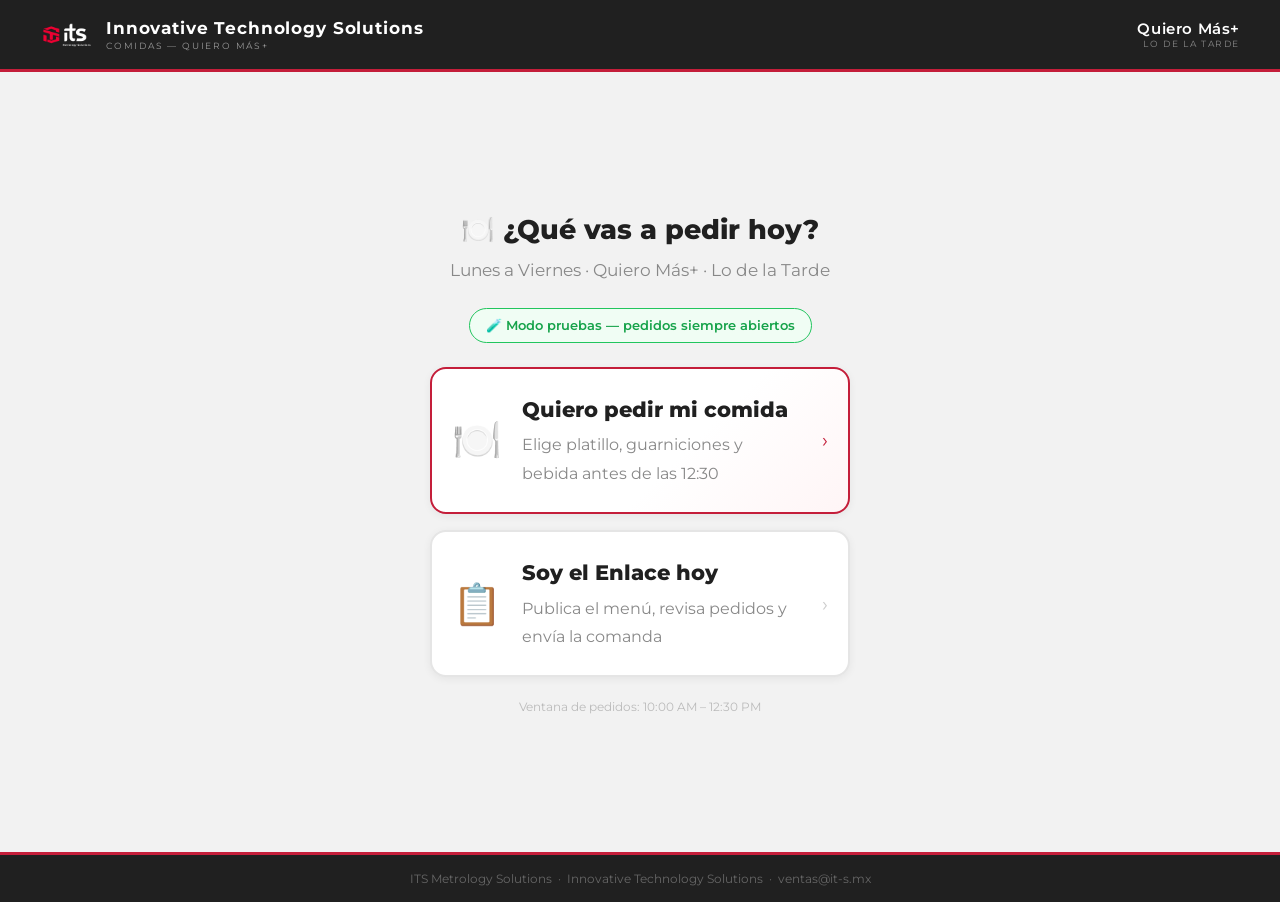
<file: index.html>
<!DOCTYPE html>
<html lang="es">
<head>
  <meta charset="UTF-8" />
  <meta name="viewport" content="width=device-width, initial-scale=1.0" />
  <title>Comidas ITS — Quiero Más+</title>
  <link rel="stylesheet" href="style.css" />
  <style>
    .home-main {
      min-height: calc(100vh - 120px);
      display: flex;
      flex-direction: column;
      align-items: center;
      justify-content: center;
      padding: 32px 16px;
      gap: 16px;
    }

    .home-intro {
      text-align: center;
      margin-bottom: 8px;
    }
    .home-intro h1 {
      font-size: 27px;
      font-weight: 800;
      color: var(--color-negro);
      margin: 0 0 6px;
    }
    .home-intro p {
      font-size: 17px;
      color: #888;
      margin: 0;
    }

    .home-status {
      display: flex;
      align-items: center;
      gap: 8px;
      background: #fff;
      border: 1px solid #e5e5e5;
      border-radius: 20px;
      padding: 6px 16px;
      font-size: 13px;
      font-weight: 600;
      margin-bottom: 8px;
    }
    .home-status.open   { border-color: #22c55e; color: #16a34a; background: #f0fdf4; }
    .home-status.closed { border-color: #e5e5e5; color: #999;    background: #fafafa; }
    .home-status.soon   { border-color: #f59e0b; color: #d97706; background: #fffbeb; }

    .home-cards {
      display: flex;
      flex-direction: column;
      gap: 16px;
      width: 100%;
      max-width: 420px;
    }

    .home-card {
      display: flex;
      align-items: center;
      gap: 20px;
      background: #fff;
      border: 2px solid #e5e5e5;
      border-radius: 16px;
      padding: 24px 20px;
      text-decoration: none;
      color: inherit;
      cursor: pointer;
      transition: all .2s ease;
      box-shadow: 0 2px 8px rgba(0,0,0,.06);
    }
    .home-card:hover {
      border-color: var(--color-rojo);
      box-shadow: 0 4px 20px rgba(196,30,58,.15);
      transform: translateY(-2px);
    }
    .home-card:active { transform: translateY(0); }

    .home-card.primary {
      border-color: var(--color-rojo);
      background: linear-gradient(135deg, #fff 60%, #fff5f6);
    }

    .home-card-icon {
      font-size: 40px;
      line-height: 1;
      flex-shrink: 0;
    }
    .home-card-text { flex: 1; }
    .home-card-text strong {
      display: block;
      font-size: 21px;
      font-weight: 800;
      color: var(--color-negro);
      margin-bottom: 4px;
    }
    .home-card-text span {
      font-size: 16px;
      color: #888;
      line-height: 1.4;
    }
    .home-card-arrow {
      font-size: 20px;
      color: #ccc;
      flex-shrink: 0;
    }
    .home-card.primary .home-card-arrow { color: var(--color-rojo); }

    .home-horario {
      font-size: 12px;
      color: #bbb;
      text-align: center;
      margin-top: 4px;
    }
  </style>
</head>
<body>

<!-- ── HEADER ──────────────────────────────────────────────── -->
<header class="site-header">
  <div class="header-logo">
    <img src="img/logo_oficial.jpeg" alt="ITS" />
    <div class="header-logo-text">
      <strong>Innovative Technology Solutions</strong>
      <span>Comidas — Quiero Más+</span>
    </div>
  </div>
  <div class="header-right">
    <div class="header-right-text">
      <strong>Quiero Más+</strong>
      <span>Lo de la tarde</span>
    </div>
  </div>
</header>

<!-- ── CONTENIDO PRINCIPAL ─────────────────────────────────── -->
<main class="home-main">

  <div class="home-intro">
    <h1>🍽️ ¿Qué vas a pedir hoy?</h1>
    <p>Lunes a Viernes · Quiero Más+ · Lo de la Tarde</p>
  </div>

  <div class="home-status" id="home-status">⏳ Verificando horario…</div>

  <div class="home-cards">

    <!-- Botón: Pedir -->
    <a class="home-card primary" href="pedidos.html" id="card-pedir">
      <div class="home-card-icon">🍽️</div>
      <div class="home-card-text">
        <strong>Quiero pedir mi comida</strong>
        <span>Elige platillo, guarniciones y bebida antes de las 12:30</span>
      </div>
      <div class="home-card-arrow">›</div>
    </a>

    <!-- Botón: Enlace -->
    <a class="home-card" href="pivote.html">
      <div class="home-card-icon">📋</div>
      <div class="home-card-text">
        <strong>Soy el Enlace hoy</strong>
        <span>Publica el menú, revisa pedidos y envía la comanda</span>
      </div>
      <div class="home-card-arrow">›</div>
    </a>

  </div>

  <p class="home-horario">Ventana de pedidos: 10:00 AM – 12:30 PM</p>

</main>

<!-- ── FOOTER ───────────────────────────────────────────────── -->
<footer class="site-footer">
  ITS Metrology Solutions &nbsp;·&nbsp; Innovative Technology Solutions &nbsp;·&nbsp; ventas@it-s.mx
</footer>

<script src="config.js"></script>
<script>
  // ── Estado del horario en la home ─────────────────────────
  function actualizarEstado() {
    const ahora = new Date();
    const h = ahora.getHours(), m = ahora.getMinutes();
    const chip  = document.getElementById('home-status');
    const cardP = document.getElementById('card-pedir');

    const antesDeAbrir = h < CONFIG.apertura.hora ||
      (h === CONFIG.apertura.hora && m < CONFIG.apertura.minuto);

    const despuesDeCerrar = h > CONFIG.deadline.hora ||
      (h === CONFIG.deadline.hora && m >= CONFIG.deadline.minuto);

    if (CONFIG.testMode) {
      chip.textContent  = '🧪 Modo pruebas — pedidos siempre abiertos';
      chip.className    = 'home-status open';
      return;
    }

    if (antesDeAbrir) {
      chip.textContent = '🌅 Aún no abre — regresa a las 10:00 AM';
      chip.className   = 'home-status soon';
    } else if (despuesDeCerrar) {
      chip.textContent = '🔒 Pedidos cerrados hasta mañana';
      chip.className   = 'home-status closed';
      cardP.style.opacity   = '.45';
      cardP.style.pointerEvents = 'none';
    } else {
      // Calcular tiempo restante
      const cierre = new Date();
      cierre.setHours(CONFIG.deadline.hora, CONFIG.deadline.minuto, 0, 0);
      const diff = cierre - ahora;
      const hh = Math.floor(diff / 3600000);
      const mm = Math.floor((diff % 3600000) / 60000);
      const ss = Math.floor((diff % 60000) / 1000);
      const pad = n => String(n).padStart(2, '0');
      chip.textContent = `✅ Abierto — cierra en ${pad(hh)}:${pad(mm)}:${pad(ss)}`;
      chip.className   = 'home-status open';
    }
  }

  actualizarEstado();
  setInterval(actualizarEstado, 1000);
</script>
</body>
</html>
</file>
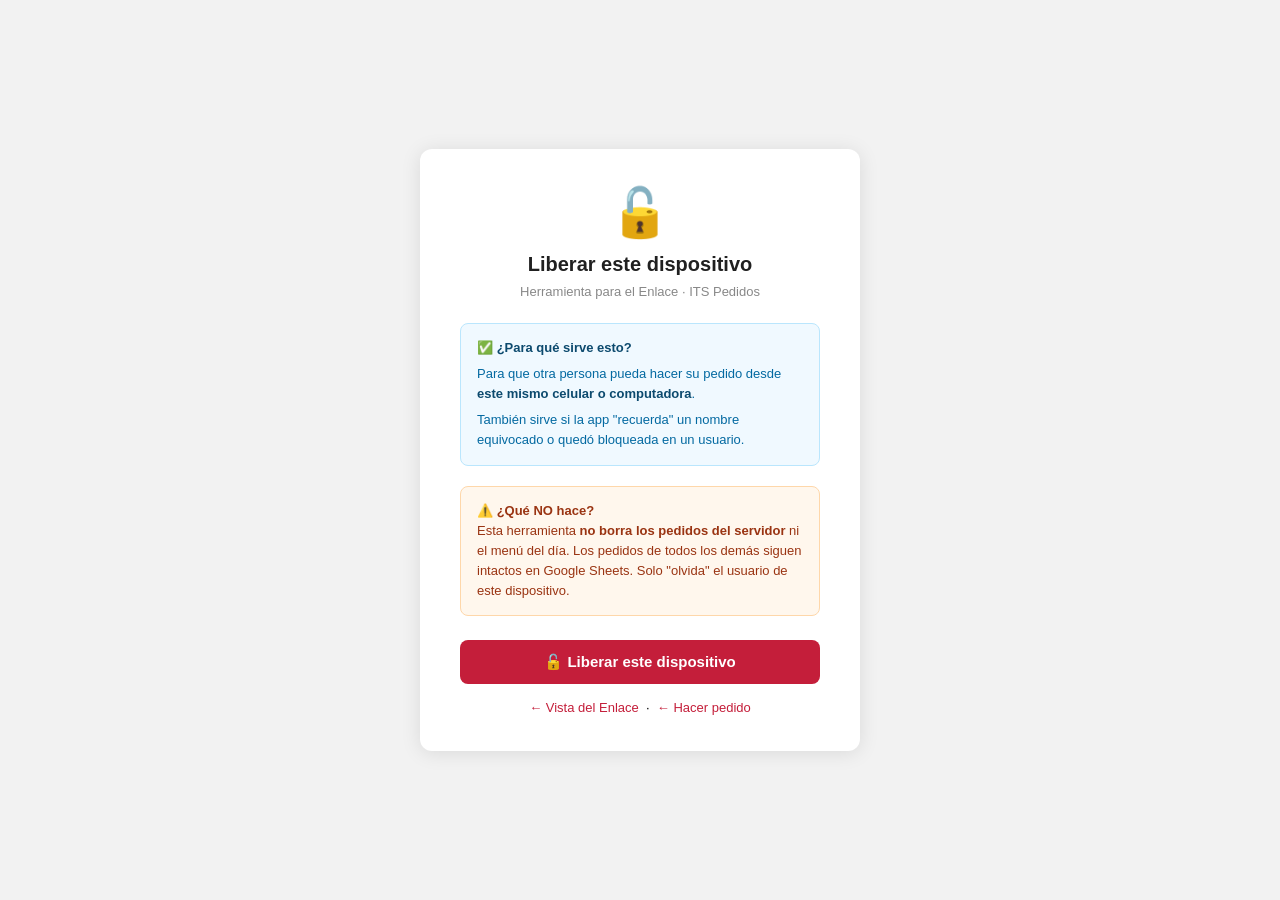
<file: clear.html>
<!DOCTYPE html>
<html lang="es">
<head>
  <meta charset="UTF-8"/>
  <meta name="viewport" content="width=device-width, initial-scale=1.0"/>
  <title>Liberar dispositivo — ITS Pedidos</title>
  <style>
    * { box-sizing: border-box; }
    body {
      font-family: 'Segoe UI', sans-serif;
      display: flex; align-items: center; justify-content: center;
      min-height: 100vh; margin: 0;
      background: #f2f2f2;
    }
    .box {
      background: #fff; border-radius: 12px;
      padding: 36px 40px; text-align: center;
      box-shadow: 0 2px 20px rgba(0,0,0,0.1);
      max-width: 440px; width: 90%;
    }
    .emoji { font-size: 48px; display: block; margin-bottom: 12px; }
    h2  { margin: 0 0 8px; color: #202020; font-size: 20px; }
    .subtitulo { color: #888; font-size: 13px; margin: 0 0 24px; }

    .info-box {
      background: #f0f9ff;
      border: 1px solid #bae6fd;
      border-radius: 8px;
      padding: 14px 16px;
      text-align: left;
      margin-bottom: 20px;
    }
    .info-box p { margin: 0 0 6px; font-size: 13px; color: #0369a1; line-height: 1.55; }
    .info-box p:last-child { margin: 0; }
    .info-box strong { color: #0c4a6e; }

    .warning-box {
      background: #fff7ed;
      border: 1px solid #fed7aa;
      border-radius: 8px;
      padding: 14px 16px;
      text-align: left;
      margin-bottom: 24px;
    }
    .warning-box p { margin: 0; font-size: 13px; color: #9a3412; line-height: 1.55; }

    .btn-limpiar {
      width: 100%;
      background: #C41E3A; color: #fff;
      border: none; border-radius: 8px;
      padding: 13px; font-size: 15px; font-weight: 700;
      cursor: pointer; font-family: inherit;
      transition: background .2s;
      margin-bottom: 16px;
    }
    .btn-limpiar:hover  { background: #a31830; }
    .btn-limpiar:disabled { background: #ccc; cursor: not-allowed; }

    .resultado {
      font-size: 13px; color: #444;
      background: #f9f9f9; border: 1px solid #eee;
      border-radius: 6px; padding: 12px;
      text-align: left; font-family: monospace;
      display: none; margin-bottom: 16px;
      white-space: pre-wrap; line-height: 1.6;
    }
    .ok  { color: #15803d; font-weight: 700; font-size: 15px; }
    .links { font-size: 13px; }
    .links a { color: #C41E3A; text-decoration: none; }
    .links a:hover { text-decoration: underline; }
  </style>
</head>
<body>
<div class="box">
  <span class="emoji">🔓</span>
  <h2>Liberar este dispositivo</h2>
  <p class="subtitulo">Herramienta para el Enlace · ITS Pedidos</p>

  <div class="info-box">
    <p>✅ <strong>¿Para qué sirve esto?</strong></p>
    <p>Para que otra persona pueda hacer su pedido desde <strong>este mismo celular o computadora</strong>.</p>
    <p>También sirve si la app "recuerda" un nombre equivocado o quedó bloqueada en un usuario.</p>
  </div>

  <div class="warning-box">
    <p>⚠️ <strong>¿Qué NO hace?</strong><br>
    Esta herramienta <strong>no borra los pedidos del servidor</strong> ni el menú del día.
    Los pedidos de todos los demás siguen intactos en Google Sheets.
    Solo "olvida" el usuario de este dispositivo.</p>
  </div>

  <button class="btn-limpiar" id="btn-limpiar" onclick="limpiar()">
    🔓 Liberar este dispositivo
  </button>

  <div class="resultado" id="resultado"></div>

  <div class="links">
    <a href="pivote.html">← Vista del Enlace</a>
    &nbsp;·&nbsp;
    <a href="pedidos.html">← Hacer pedido</a>
  </div>
</div>

<script>
  function limpiar() {
    const btn = document.getElementById('btn-limpiar');
    const res = document.getElementById('resultado');

    btn.disabled = true;
    btn.textContent = '⏳ Liberando…';

    try {
      const todas   = Object.keys(localStorage);
      const aBorrar = todas.filter(k => k.startsWith('qm_'));

      if (aBorrar.length === 0) {
        res.textContent = 'ℹ️ Este dispositivo ya estaba libre.\nNo había datos guardados.';
      } else {
        aBorrar.forEach(k => localStorage.removeItem(k));
        res.textContent = '✓ Borrado:\n' + aBorrar.map(k => '  · ' + k).join('\n');
      }

      res.style.display = 'block';
      btn.textContent   = '✅ Dispositivo liberado';
      btn.style.background = '#15803d';

    } catch(e) {
      res.textContent = 'Error: ' + e.message;
      res.style.display = 'block';
      btn.disabled = false;
      btn.textContent = '🔓 Liberar este dispositivo';
    }
  }
</script>
</body>
</html>
</file>
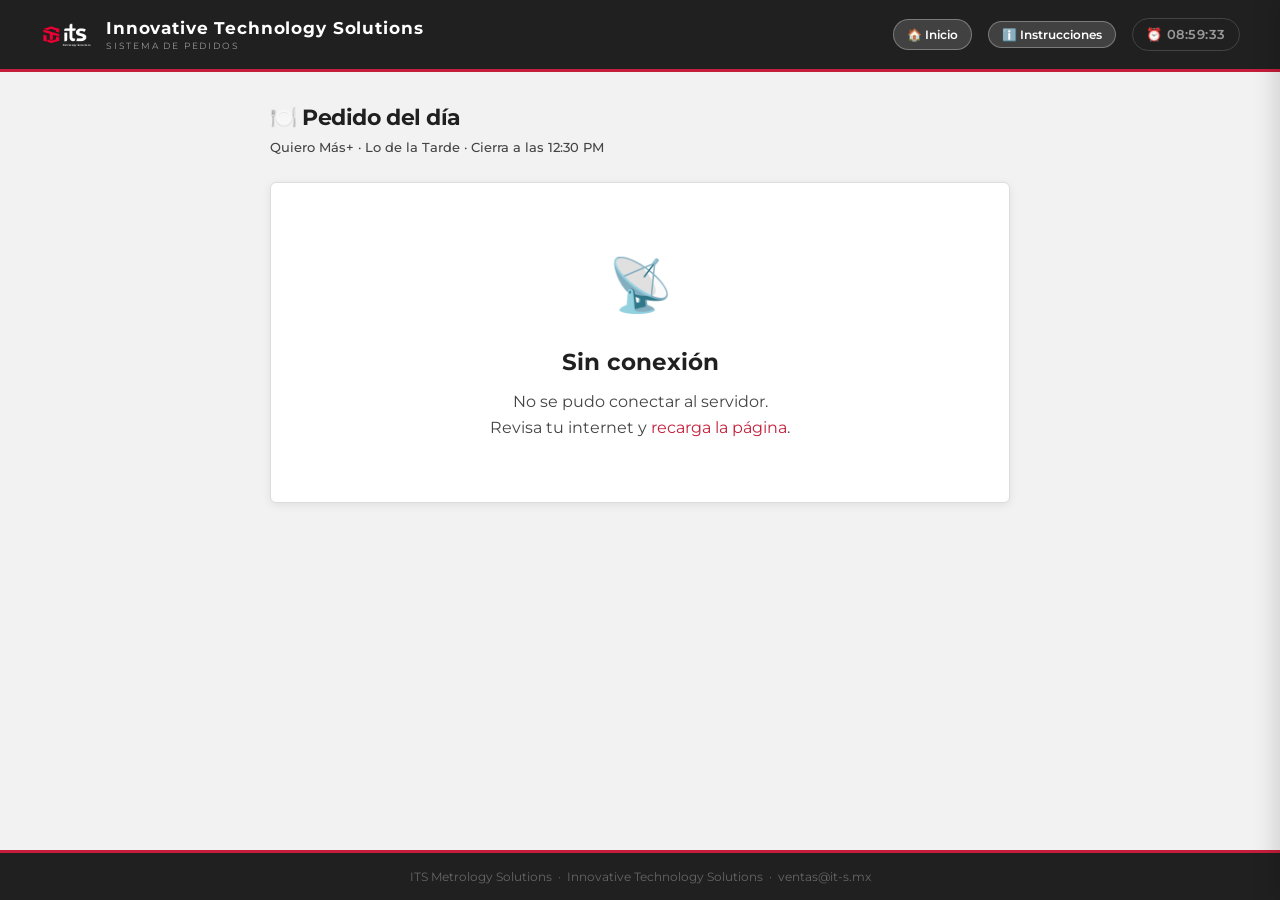
<file: pedidos.html>
<!DOCTYPE html>
<html lang="es">
<head>
  <meta charset="UTF-8" />
  <meta name="viewport" content="width=device-width, initial-scale=1.0" />
  <title>Pedidos — ITS Metrology Solutions</title>
  <link rel="stylesheet" href="style.css" />
  <style>
    .sidebar-overlay {
      display: none; position: fixed; inset: 0;
      background: rgba(0,0,0,.35); z-index: 100;
    }
    .sidebar-overlay.open { display: block; }
    .sidebar {
      position: fixed; top: 0; right: 0;
      width: min(360px, 92vw); height: 100%;
      background: #fff;
      box-shadow: -4px 0 24px rgba(0,0,0,.15);
      z-index: 101;
      transform: translateX(100%);
      transition: transform .28s ease;
      display: flex; flex-direction: column;
    }
    .sidebar.open { transform: translateX(0); }
    .sidebar-header {
      display: flex; align-items: center;
      justify-content: space-between;
      padding: 18px 20px 14px;
      border-bottom: 3px solid var(--color-rojo);
      background: var(--color-negro); color: #fff;
      flex-shrink: 0;
    }
    .sidebar-header h3 { margin: 0; font-size: 15px; font-weight: 700; }
    .sidebar-close {
      background: none; border: none; color: #fff;
      font-size: 22px; cursor: pointer; line-height: 1; padding: 0 2px;
    }
    .sidebar-close:hover { color: var(--color-rojo); }
    .sidebar-body { flex: 1; overflow-y: auto; padding: 20px; }
    .info-bloque {
      margin-bottom: 20px; padding-bottom: 20px;
      border-bottom: 1px solid #eee;
    }
    .info-bloque:last-child { border-bottom: none; margin-bottom: 0; }
    .info-bloque h4 {
      margin: 0 0 8px; font-size: 13px; font-weight: 700;
      color: var(--color-negro); display: flex; align-items: center; gap: 6px;
    }
    .info-bloque p, .info-bloque li {
      font-size: 13px; color: #555; line-height: 1.65; margin: 0 0 4px;
    }
    .info-bloque ol, .info-bloque ul { margin: 6px 0 0; padding-left: 18px; }
    .info-bloque li { margin-bottom: 4px; }
    .info-highlight { font-weight: 700; color: var(--color-rojo); }
    .btn-info {
      background: rgba(255,255,255,.15);
      border: 1px solid rgba(255,255,255,.3);
      color: #fff; border-radius: 20px;
      padding: 5px 13px; font-size: 12px;
      font-family: inherit; font-weight: 600;
      cursor: pointer; display: flex; align-items: center;
      gap: 5px; white-space: nowrap; transition: background .2s;
    }
    .btn-info:hover { background: rgba(255,255,255,.25); }
  </style>
</head>
<body>

<!-- ── OVERLAY + SIDEBAR ─────────────────────────────────────── -->
<div class="sidebar-overlay" id="sidebar-overlay"></div>
<aside class="sidebar" id="sidebar">
  <div class="sidebar-header">
    <h3>🎲 Cómo hacer tu pedido</h3>
    <button class="sidebar-close" id="sidebar-close" aria-label="Cerrar">✕</button>
  </div>
  <div class="sidebar-body">

    <div class="info-bloque" style="background:#fff8f0;border-radius:8px;padding:12px 14px;border:none;margin-bottom:16px">
      <p style="font-size:12px;color:#888;margin:0 0 4px;font-weight:700;letter-spacing:.05em">BIENVENIDO A</p>
      <p style="font-size:16px;font-weight:800;color:#202020;margin:0">🍽️ Quiero Más+ · ITS Edition</p>
      <p style="font-size:12px;color:#888;margin:4px 0 0">Tu comida, sin rollos, sin WhatsApps.<br>Lunes a Viernes · 1 pedido por día</p>
    </div>

    <div class="info-bloque">
      <h4>⏱️ Horario</h4>
      <p>La ventana de pedidos está abierta de:</p>
      <p style="font-size:15px;font-weight:800;color:#202020;margin:6px 0">🌅 10:00 AM → 🔒 12:30 PM</p>
      <p>Fuera de ese horario la app se bloquea sola. Sin excepciones.</p>
    </div>

    <div class="info-bloque">
      <h4>🃏 Tu turno — cómo pedir</h4>
      <ol>
        <li>Escribe <strong>tu nombre</strong>.</li>
        <li>Elige tu <strong>platillo</strong>.</li>
        <li>Elige tus <strong>2 guarniciones</strong> (no pueden repetirse).</li>
        <li>¿Tienes Plan B? Despliégalo y deja tu respaldo.</li>
        <li>Toca <strong>"¡Enviar mi pedido!"</strong> — listo. ✅</li>
      </ol>
    </div>

    <div class="info-bloque">
      <h4>✏️ ¿Cambiaste de opinión?</h4>
      <p>Puedes editar tu pedido cuantas veces quieras <strong>antes de las 12:30 PM</strong>. Después de esa hora ya no hay cambios.</p>
    </div>

    <div class="info-bloque">
      <h4>🔒 Una persona, un dispositivo</h4>
      <p>Cada celular o compu solo registra <strong>un pedido por día</strong>. Si necesitas cambiar algo, usa el botón <strong>"✏️ Cambiar mi pedido"</strong> en vez de abrir desde otro dispositivo.</p>
    </div>

    <div class="info-bloque">
      <h4>🔄 Plan B (opcional pero recomendado)</h4>
      <p>Deja una segunda opción por si no hay tu platillo o guarnición.</p>
      <p style="margin-top:6px">El Enlace lo consulta <strong>sin necesidad de contactarte</strong> — tú no te enteras de nada y tu comida llega igual. 😄</p>
    </div>

    <div class="info-bloque">
      <h4>🏆 ¿Qué pasa después?</h4>
      <p>El Enlace del día envía todos los pedidos al restaurante a las 12:30 PM por WhatsApp. Tu comida llega entre <strong>12:00 y 3:00 PM</strong>.</p>
    </div>

    <div class="info-bloque">
      <h4>🍽️ Restaurante</h4>
      <p><strong>Quiero Más+</strong> — Lo de la Tarde</p>
    </div>

  </div>
</aside>

<!-- ── HEADER ──────────────────────────────────────────────── -->
<header class="site-header">
  <div class="header-logo">
    <img src="img/logo_oficial.jpeg" alt="ITS" />
    <div class="header-logo-text">
      <strong>Innovative Technology Solutions</strong>
      <span>Sistema de Pedidos</span>
    </div>
  </div>
  <div class="header-right">
    <a href="index.html" class="btn-info">🏠 Inicio</a>
    <button class="btn-info" id="btn-info">ℹ️ Instrucciones</button>
    <div class="deadline-chip" id="deadline-chip">⏰ 12:30 PM</div>
  </div>
</header>

<!-- ── CONTENIDO PRINCIPAL ─────────────────────────────────── -->
<main class="site-main">

  <h1 class="page-title">🍽️ Pedido del día</h1>
  <p class="page-subtitle">Quiero Más+ · Lo de la Tarde · Cierra a las 12:30 PM</p>

  <!-- ── PANTALLA: cargando ── -->
  <div class="screen active" id="screen-loading">
    <div class="state-card">
      <span class="emoji">⏳</span>
      <h2>Cargando…</h2>
      <p>Conectando con el servidor</p>
    </div>
  </div>

  <!-- ── PANTALLA: error de conexión ── -->
  <div class="screen" id="screen-error">
    <div class="state-card">
      <span class="emoji">📡</span>
      <h2>Sin conexión</h2>
      <p>No se pudo conectar al servidor.<br>Revisa tu internet y <a href="" style="color:var(--color-rojo)">recarga la página</a>.</p>
    </div>
  </div>

  <!-- ── PANTALLA: antes de apertura ── -->
  <div class="screen" id="screen-before-open">
    <div class="state-card">
      <span class="emoji">🌅</span>
      <h2>Aún no es hora</h2>
      <p>Los pedidos abren a las <strong>10:00 AM</strong>.<br>Regresa en un momento.</p>
    </div>
  </div>

  <!-- ── PANTALLA: sin menú del día ── -->
  <div class="screen" id="screen-no-menu">
    <div class="state-card">
      <span class="emoji">🕐</span>
      <h2>El menú de hoy no está listo</h2>
      <p>El Enlace publicará el platillo del día en breve.<br>Esta pantalla se actualiza automáticamente.</p>
    </div>
  </div>

  <!-- ── PANTALLA: ya pediste ── -->
  <div class="screen" id="screen-ya-pediste">
    <div class="state-card">
      <span class="emoji">✅</span>
      <h2>¡Ya tienes pedido!</h2>
      <div class="order-card" id="mi-pedido-card"></div>
      <div class="btn-group">
        <button class="btn-secondary" id="btn-cambiar">✏️ Cambiar mi pedido</button>
        <button class="btn-secondary" id="btn-otra-persona">👤 No soy yo</button>
      </div>
    </div>
  </div>

  <!-- ── PANTALLA: cerrado ── -->
  <div class="screen" id="screen-closed">
    <div class="state-card">
      <span class="emoji">🔒</span>
      <h2>Pedidos cerrados</h2>
      <p>La ventana cerró a las 12:30 PM.<br>Revisa con el Enlace si alcanzaste.</p>
    </div>
  </div>

  <!-- ── PANTALLA: formulario ── -->
  <div class="screen" id="screen-form">

    <!-- Nombre -->
    <div class="block">
      <div class="section-title">¿Quién eres?</div>
      <input
        type="text"
        id="input-nombre"
        class="nombre-input"
        placeholder="Escribe tu nombre"
        autocomplete="off"
        maxlength="30"
      />
    </div>

    <!-- Platillo principal -->
    <div class="block">
      <div class="section-title">¿Qué quieres hoy?</div>
      <div class="options-grid" id="grid-platillos"></div>
    </div>

    <!-- Guarniciones -->
    <div class="block">
      <div class="section-title">Guarniciones</div>
      <label class="section-label">Primera guarnición</label>
      <div class="options-grid garnish-grid" id="grid-g1" style="margin-bottom:16px"></div>
      <label class="section-label">Segunda guarnición</label>
      <div class="options-grid garnish-grid" id="grid-g2"></div>
    </div>

    <!-- Sopa incluida -->
    <div class="block sopa-block">
      <label class="sopa-check-label">
        <input type="checkbox" id="check-sopa" />
        <span class="sopa-check-text">
          <span class="sopa-icon">🍲</span>
          <span class="sopa-info">
            <strong>No quiero sopa</strong>
            <small>Márcalo si no deseas sopa con tu pedido</small>
          </span>
        </span>
      </label>
    </div>

    <!-- Bebida opcional -->
    <div class="block" style="padding:0">
      <div class="plan-b-wrap">
        <div class="plan-b-header" id="bebida-header">
          <span class="plan-b-title">🥤 ¿Quieres algo de tomar?</span>
          <span class="badge-opcional">opcional</span>
          <span class="plan-b-chevron" id="bebida-chevron">▼</span>
        </div>
        <div class="plan-b-body" id="bebida-body">
          <p class="plan-b-hint">Selecciona una bebida si quieres incluirla. Toca de nuevo para quitar.</p>
          <div class="options-grid garnish-grid" id="grid-bebida"></div>
        </div>
      </div>
    </div>

    <!-- Plan B -->
    <div class="block" style="padding:0">
      <div class="plan-b-wrap">
        <div class="plan-b-header" id="plan-b-header">
          <span class="plan-b-title">🔄 ¿Tienes un Plan B?</span>
          <span class="badge-opcional">opcional</span>
          <span class="plan-b-chevron" id="plan-b-chevron">▼</span>
        </div>
        <div class="plan-b-body" id="plan-b-body">
          <p class="plan-b-hint">
            Si no hay tu platillo o guarnición, usamos esto automáticamente sin necesidad de contactarte.
          </p>
          <span class="section-label-sm">Platillo alternativo</span>
          <div class="options-grid" id="grid-planb-platillo"></div>
          <span class="section-label-sm">Guarnición de respaldo</span>
          <div class="options-grid garnish-grid" id="grid-planb-guarnicion"></div>
        </div>
      </div>
    </div>

    <!-- Submit -->
    <button class="btn-submit" id="btn-submit" disabled>
      Selecciona tu pedido completo
    </button>

  </div><!-- /screen-form -->

  <!-- ── PANTALLA: confirmación ── -->
  <div class="screen" id="screen-confirm">
    <div class="state-card">
      <span class="emoji">✅</span>
      <h2 id="confirm-titulo">¡Pedido enviado!</h2>
      <div class="order-card" id="confirm-card"></div>
      <p class="confirm-note">Recibirás aviso si algo no está disponible.</p>
    </div>
  </div>

</main>

<!-- ── FOOTER ───────────────────────────────────────────────── -->
<footer class="site-footer">
  ITS Metrology Solutions &nbsp;·&nbsp; Innovative Technology Solutions &nbsp;·&nbsp; ventas@it-s.mx
</footer>

<script src="config.js"></script>
<script src="storage.js"></script>
<script src="app.js"></script>
<script>
  const sidebar  = document.getElementById('sidebar');
  const overlay  = document.getElementById('sidebar-overlay');
  const btnInfo  = document.getElementById('btn-info');
  const btnClose = document.getElementById('sidebar-close');
  function openSidebar()  { sidebar.classList.add('open'); overlay.classList.add('open'); }
  function closeSidebar() { sidebar.classList.remove('open'); overlay.classList.remove('open'); }
  btnInfo.addEventListener('click', openSidebar);
  btnClose.addEventListener('click', closeSidebar);
  overlay.addEventListener('click', closeSidebar);
</script>
</body>
</html>
</file>
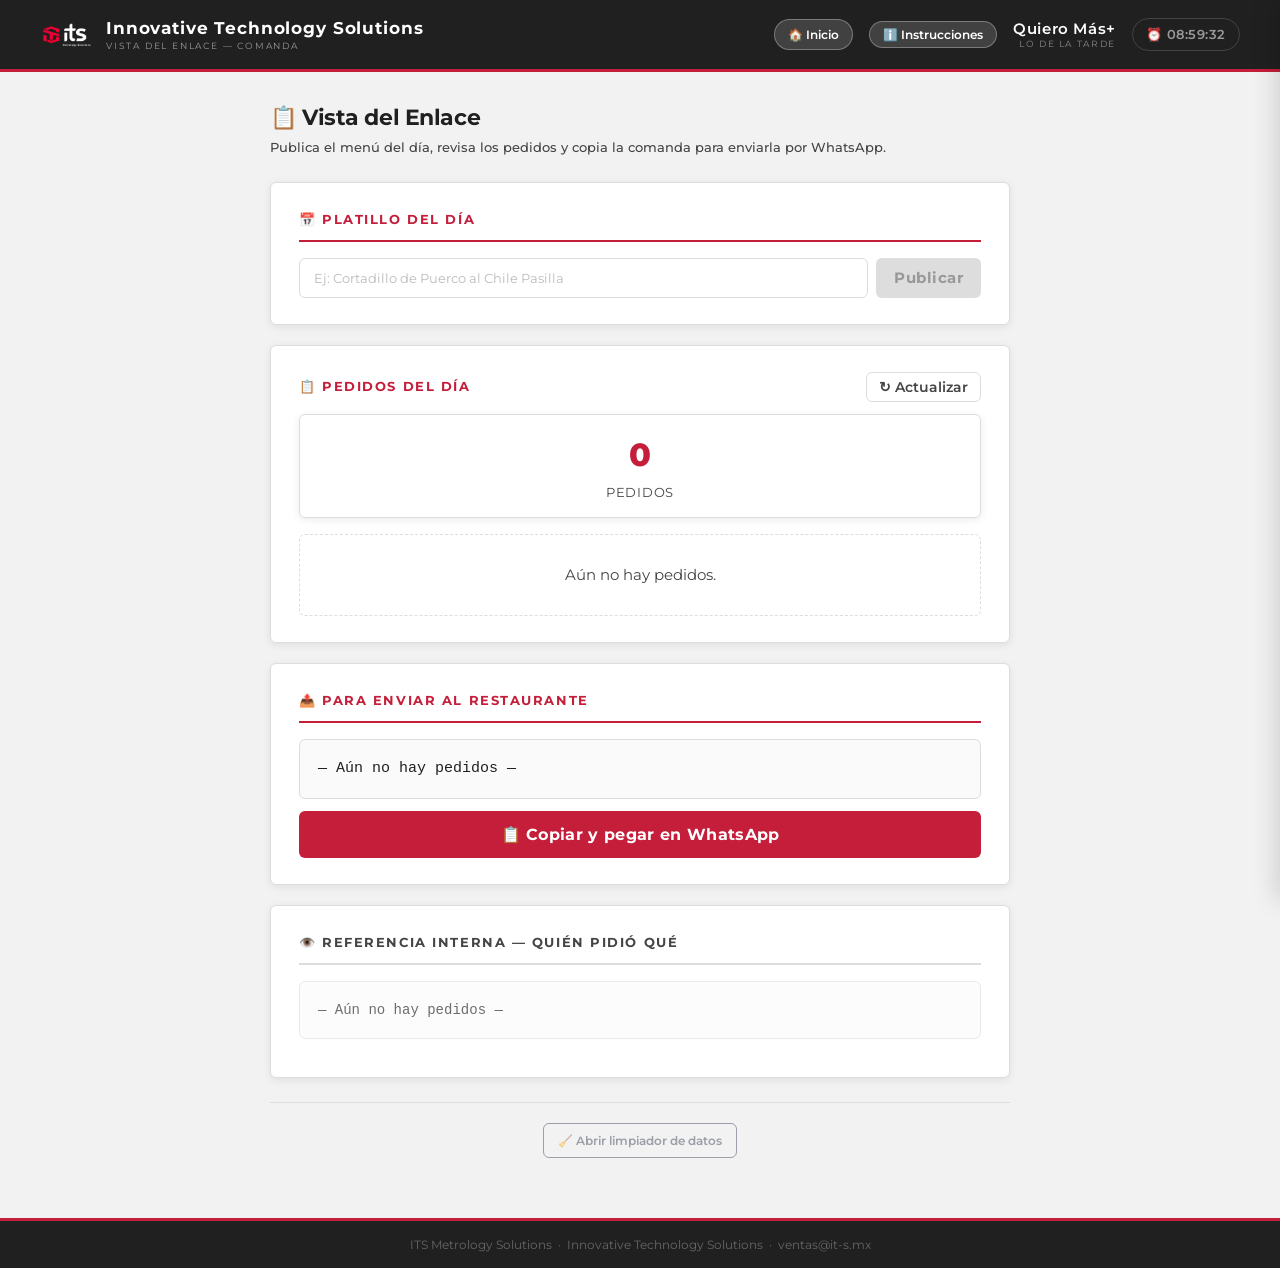
<file: pivote.html>
<!DOCTYPE html>
<html lang="es">
<head>
  <meta charset="UTF-8" />
  <meta name="viewport" content="width=device-width, initial-scale=1.0" />
  <title>Enlace — ITS Metrology Solutions</title>
  <link rel="stylesheet" href="style.css" />
  <style>
    /* ── Sidebar de instrucciones ──────────────────────────── */
    .sidebar-overlay {
      display: none;
      position: fixed;
      inset: 0;
      background: rgba(0,0,0,.35);
      z-index: 100;
    }
    .sidebar-overlay.open { display: block; }

    .sidebar {
      position: fixed;
      top: 0; right: 0;
      width: min(360px, 92vw);
      height: 100%;
      background: #fff;
      box-shadow: -4px 0 24px rgba(0,0,0,.15);
      z-index: 101;
      transform: translateX(100%);
      transition: transform .28s ease;
      display: flex;
      flex-direction: column;
    }
    .sidebar.open { transform: translateX(0); }

    .sidebar-header {
      display: flex;
      align-items: center;
      justify-content: space-between;
      padding: 18px 20px 14px;
      border-bottom: 3px solid var(--color-rojo);
      background: var(--color-negro);
      color: #fff;
      flex-shrink: 0;
    }
    .sidebar-header h3 { margin: 0; font-size: 15px; font-weight: 700; }
    .sidebar-close {
      background: none; border: none; color: #fff;
      font-size: 22px; cursor: pointer; line-height: 1;
      padding: 0 2px;
    }
    .sidebar-close:hover { color: var(--color-rojo); }

    .sidebar-body {
      flex: 1;
      overflow-y: auto;
      padding: 20px;
    }

    .info-bloque {
      margin-bottom: 20px;
      padding-bottom: 20px;
      border-bottom: 1px solid #eee;
    }
    .info-bloque:last-child { border-bottom: none; margin-bottom: 0; }

    .info-bloque h4 {
      margin: 0 0 8px;
      font-size: 13px;
      font-weight: 700;
      color: var(--color-negro);
      display: flex;
      align-items: center;
      gap: 6px;
    }
    .info-bloque p, .info-bloque li {
      font-size: 13px;
      color: #555;
      line-height: 1.65;
      margin: 0 0 4px;
    }
    .info-bloque ol, .info-bloque ul {
      margin: 6px 0 0;
      padding-left: 18px;
    }
    .info-bloque li { margin-bottom: 4px; }
    .info-highlight {
      font-weight: 700;
      color: var(--color-rojo);
    }

    /* ── Botón info en header ──────────────────────────────── */
    .btn-info {
      background: rgba(255,255,255,.15);
      border: 1px solid rgba(255,255,255,.3);
      color: #fff;
      border-radius: 20px;
      padding: 5px 13px;
      font-size: 12px;
      font-family: inherit;
      font-weight: 600;
      cursor: pointer;
      display: flex;
      align-items: center;
      gap: 5px;
      white-space: nowrap;
      transition: background .2s;
    }
    .btn-info:hover { background: rgba(255,255,255,.25); }
  </style>
</head>
<body>

<!-- ── OVERLAY + SIDEBAR ─────────────────────────────────────── -->
<div class="sidebar-overlay" id="sidebar-overlay"></div>

<aside class="sidebar" id="sidebar">
  <div class="sidebar-header">
    <h3>🎲 Manual del Jugador</h3>
    <button class="sidebar-close" id="sidebar-close" aria-label="Cerrar">✕</button>
  </div>
  <div class="sidebar-body">

    <div class="info-bloque" style="background:#fff8f0;border-radius:8px;padding:12px 14px;border:none;margin-bottom:16px">
      <p style="font-size:12px;color:#888;margin:0 0 4px;font-weight:700;letter-spacing:.05em">BIENVENIDO A</p>
      <p style="font-size:16px;font-weight:800;color:#202020;margin:0">🍽️ Quiero Más+ · ITS Edition</p>
      <p style="font-size:12px;color:#888;margin:4px 0 0">Un juego de estrategia gastronómica<br>Lunes a Viernes · 1 ronda por día</p>
    </div>

    <div class="info-bloque">
      <h4>👥 Jugadores</h4>
      <p><strong>1 Enlace</strong> (rota entre 4 personas) +<br><strong>hasta 10 compañeros</strong> con hambre.</p>
      <p style="margin-top:6px">El Enlace cambia cada día — cualquiera puede serlo.</p>
    </div>

    <div class="info-bloque">
      <h4>🎯 Objetivo</h4>
      <p>Que <strong>todos coman bien</strong> sin que el Enlace tenga que perseguir a nadie ni el restaurante reciba un pedido incompleto.</p>
      <p style="margin-top:6px;font-style:italic;color:#aaa;font-size:12px">"Un equipo bien alimentado, un equipo productivo."</p>
    </div>

    <div class="info-bloque">
      <h4>⏱️ El Cronómetro</h4>
      <p>Ventana de pedidos: <strong>10:00 AM – 12:30 PM</strong> · Lunes a Viernes.</p>
      <p>La app abre sola a las <strong>10:00 AM</strong> y se cierra a las <span class="info-highlight">12:30 PM</span> — sin excepciones. 🔒</p>
      <p style="margin-top:6px">Puedes editar tu pedido cuantas veces quieras <strong>dentro de esa ventana</strong>.</p>
    </div>

    <div class="info-bloque">
      <h4>🃏 Carta Plan B</h4>
      <p>Cada compañero puede dejar una segunda opción de platillo o guarnición. Si el restaurante no tiene algo, tú consultas el Plan B <strong>sin tener que contactar a nadie</strong>.</p>
    </div>

    <div class="info-bloque">
      <h4>👑 Turno del Enlace <span style="font-size:10px;font-weight:400;color:#aaa">(tú, hoy)</span></h4>
      <ol>
        <li>🌅 Al llegar: publica el <strong>platillo especial del día</strong> en esta pantalla.</li>
        <li>📲 Avisa al equipo que ya pueden pedir (manda el link).</li>
        <li>👀 Monitorea — el contador se actualiza solo cada 30 segundos.</li>
        <li>⏰ A las 12:30 PM: presiona <strong>"Copiar comanda"</strong> y pégala en WhatsApp del restaurante.</li>
        <li>🙌 ¡Victoria! Espera la entrega entre 12:00 y 3:00 PM.</li>
      </ol>
    </div>

    <div class="info-bloque">
      <h4>🔒 Regla de dispositivo</h4>
      <p>Un celular = un pedido. No se pueden registrar dos personas desde el mismo dispositivo en el mismo día.</p>
    </div>

    <div class="info-bloque">
      <h4>🏆 Condición de victoria</h4>
      <p>La comanda está en WhatsApp del restaurante antes de las 12:30 PM.<br><strong>El equipo gana. Siempre.</strong></p>
    </div>

    <div class="info-bloque">
      <h4>🍽️ El Restaurante</h4>
      <p><strong>Quiero Más+</strong> — Lo de la Tarde</p>
      <p>📦 Entrega: <strong>12:00 – 3:00 PM</strong></p>
    </div>

  </div>
</aside>

<!-- ── HEADER ──────────────────────────────────────────────── -->
<header class="site-header">
  <div class="header-logo">
    <img src="img/logo_oficial.jpeg" alt="ITS" />
    <div class="header-logo-text">
      <strong>Innovative Technology Solutions</strong>
      <span>Vista del Enlace — Comanda</span>
    </div>
  </div>
  <div class="header-right">
    <a href="index.html" class="btn-info">🏠 Inicio</a>
    <button class="btn-info" id="btn-info">ℹ️ Instrucciones</button>
    <div class="header-right-text">
      <strong>Quiero Más+</strong>
      <span>Lo de la tarde</span>
    </div>
    <div class="deadline-chip" id="deadline-chip">⏰ 12:30 PM</div>
  </div>
</header>

<!-- ── CONTENIDO PRINCIPAL ─────────────────────────────────── -->
<main class="site-main">

  <h1 class="page-title">📋 Vista del Enlace</h1>
  <p class="page-subtitle">Publica el menú del día, revisa los pedidos y copia la comanda para enviarla por WhatsApp.</p>

  <!-- Panel de estado de sincronización -->
  <div id="debug-panel" style="
    background:#fff8f0;border:1px solid #f59e0b;border-radius:6px;
    padding:12px 16px;margin-bottom:16px;font-family:monospace;font-size:12px;
    color:#333;white-space:pre-wrap;line-height:1.7;display:none;
  "></div>

  <!-- ── 1. PLATILLO DEL DÍA ── -->
  <div class="block">
    <div class="section-title">📅 Platillo del día</div>

    <div id="dia-form">
      <div class="dia-row">
        <input
          type="text"
          id="input-dia"
          class="dia-input"
          placeholder="Ej: Cortadillo de Puerco al Chile Pasilla"
          maxlength="80"
          autocomplete="off"
        />
        <button class="btn-publicar" id="btn-publicar" disabled>Publicar</button>
      </div>
    </div>

    <div id="dia-badge" class="dia-badge" style="display:none">
      <span>🍲</span>
      <span id="dia-nombre-txt"></span>
      <span class="edit-link" id="btn-editar-dia">editar</span>
    </div>

    <!-- Confirmación al editar -->
    <div id="editar-confirm" style="display:none; margin-top:12px; background:#fff8f0;
         border:1px solid #f59e0b; border-radius:8px; padding:14px 16px;">
      <p style="margin:0 0 10px; font-size:14px; font-weight:700; color:#92400e;">
        ⚠️ ¿Qué quieres hacer?
      </p>
      <p style="margin:0 0 12px; font-size:13px; color:#666; line-height:1.5;">
        Si el platillo fue incorrecto y ya hay pedidos, elige <strong>"Reiniciar día"</strong>
        para que todos vuelvan a seleccionar su comida.
      </p>
      <div style="display:flex; flex-wrap:wrap; gap:8px;">
        <button id="btn-solo-editar" style="flex:1; background:#fff; border:1px solid #C41E3A;
                color:#C41E3A; border-radius:6px; padding:9px 12px; font-size:13px;
                font-weight:600; cursor:pointer; font-family:inherit;">
          ✏️ Solo corregir el platillo
        </button>
        <button id="btn-reiniciar-dia" style="flex:1; background:#C41E3A; border:none;
                color:#fff; border-radius:6px; padding:9px 12px; font-size:13px;
                font-weight:600; cursor:pointer; font-family:inherit;">
          🔄 Reiniciar día completo
        </button>
        <button id="btn-cancelar-editar" style="flex:1; background:transparent;
                border:1px solid #ccc; color:#666; border-radius:6px; padding:9px 12px;
                font-size:13px; cursor:pointer; font-family:inherit;">
          Cancelar
        </button>
      </div>
    </div>
  </div>

  <!-- ── 2. ESTADO DE PEDIDOS ── -->
  <div class="block">
    <div class="util-row">
      <div class="section-title" style="margin:0;border:none;padding:0">📋 Pedidos del día</div>
      <button class="btn-refresh" id="btn-refresh">↻ Actualizar</button>
    </div>

    <div class="counters">
      <div class="counter-chip">
        <div class="num" id="cnt-pedidos">0</div>
        <div class="label">Pedidos</div>
      </div>
    </div>

    <div id="lista-pedidos">
      <div class="empty-pedidos">Aún no hay pedidos registrados.</div>
    </div>
  </div>

  <!-- ── 3. PARA EL RESTAURANTE ── -->
  <div class="block">
    <div class="section-title">📤 Para enviar al restaurante</div>
    <div class="comanda-preview" id="comanda-restaurante">— Aún no hay pedidos —</div>
    <button class="btn-copy" id="btn-copy">📋 Copiar y pegar en WhatsApp</button>
  </div>

  <!-- ── 4. REFERENCIA INTERNA ── -->
  <div class="block">
    <div class="section-title" style="color:var(--color-muted);border-color:var(--color-borde)">
      👁️ Referencia interna — quién pidió qué
    </div>
    <div class="comanda-preview interna" id="comanda-interna">— Aún no hay pedidos —</div>
  </div>

  <!-- Utilidades -->
  <div class="reset-row">
    <a href="clear.html" class="btn-clear-link">🧹 Abrir limpiador de datos</a>
  </div>

</main>

<!-- ── FOOTER ───────────────────────────────────────────────── -->
<footer class="site-footer">
  ITS Metrology Solutions &nbsp;·&nbsp; Innovative Technology Solutions &nbsp;·&nbsp; ventas@it-s.mx
</footer>

<script src="config.js"></script>
<script src="storage.js"></script>
<script src="pivote.js"></script>
<script>
  // ── Sidebar toggle ────────────────────────────────────────
  const sidebar  = document.getElementById('sidebar');
  const overlay  = document.getElementById('sidebar-overlay');
  const btnInfo  = document.getElementById('btn-info');
  const btnClose = document.getElementById('sidebar-close');

  function openSidebar()  { sidebar.classList.add('open'); overlay.classList.add('open'); }
  function closeSidebar() { sidebar.classList.remove('open'); overlay.classList.remove('open'); }

  btnInfo.addEventListener('click', openSidebar);
  btnClose.addEventListener('click', closeSidebar);
  overlay.addEventListener('click', closeSidebar);
</script>
</body>
</html>
</file>
<file: style.css>
﻿/* ============================================================
   ITS METROLOGY SOLUTIONS — Sistema de Pedidos / Comidas
   style.css | Alineado al design system de la Intranet ITS
   ============================================================ */

/* ── Montserrat base64-embedded (works on file:// and HTTPS identically) ── */
@font-face {
  font-family: 'Montserrat';
  font-style: normal;
  font-weight: 300 800;
  font-display: swap;
  src: url('[data-uri]') format('woff2');
  unicode-range: U+0100-02BA, U+02BD-02C5, U+02C7-02CC, U+02CE-02D7, U+02DD-02FF,
                 U+0304, U+0308, U+0329, U+1D00-1DBF, U+1E00-1E9F, U+1EF2-1EFF,
                 U+2020, U+20A0-20AB, U+20AD-20C0, U+2113, U+2C60-2C7F, U+A720-A7FF;
}
@font-face {
  font-family: 'Montserrat';
  font-style: normal;
  font-weight: 300 800;
  font-display: swap;
  src: url('[data-uri]') format('woff2');
  unicode-range: U+0000-00FF, U+0131, U+0152-0153, U+02BB-02BC, U+02C6, U+02DA,
                 U+02DC, U+0304, U+0308, U+0329, U+2000-206F, U+20AC, U+2122,
                 U+2191, U+2193, U+2212, U+2215, U+FEFF, U+FFFD;
}
@font-face {
  font-family: 'Montserrat';
  font-style: italic;
  font-weight: 400;
  font-display: swap;
  src: url('[data-uri]') format('woff2');
  unicode-range: U+0100-02BA, U+02BD-02C5, U+02C7-02CC, U+02CE-02D7, U+02DD-02FF,
                 U+0304, U+0308, U+0329, U+1D00-1DBF, U+1E00-1E9F, U+1EF2-1EFF,
                 U+2020, U+20A0-20AB, U+20AD-20C0, U+2113, U+2C60-2C7F, U+A720-A7FF;
}
@font-face {
  font-family: 'Montserrat';
  font-style: italic;
  font-weight: 400;
  font-display: swap;
  src: url('[data-uri]') format('woff2');
  unicode-range: U+0000-00FF, U+0131, U+0152-0153, U+02BB-02BC, U+02C6, U+02DA,
                 U+02DC, U+0304, U+0308, U+0329, U+2000-206F, U+20AC, U+2122,
                 U+2191, U+2193, U+2212, U+2215, U+FEFF, U+FFFD;
}
:root {
  --color-rojo:       #C41E3A;
  --color-rojo-hover: #a01830;
  --color-rojo-light: #fde8ec;
  --color-negro:      #202020;
  --color-fondo:      #f2f2f2;
  --color-blanco:     #ffffff;
  --color-borde:      #dddddd;
  --color-texto:      #000000;
  --color-muted:      #444444;
  --color-muted-lt:   #888888;
  --color-success:    #2d7a3a;
  --color-success-bg: #e6f4ea;
  --color-warning:    #b45309;
  --color-warning-bg: #fef3c7;
  --fuente:           'Montserrat', sans-serif;
  --radio:            6px;
  --sombra:           0 2px 8px rgba(0,0,0,0.08);
  --sombra-hover:     0 6px 22px rgba(0,0,0,0.11);
  --transicion:       all 0.2s ease;
}

*, *::before, *::after { box-sizing: border-box; margin: 0; padding: 0; }
html { scroll-behavior: smooth; }

body {
  font-family: var(--fuente);
  background-color: var(--color-fondo);
  color: var(--color-texto);
  font-size: 18px;
  line-height: 1.6;
  min-height: 100vh;
  display: flex;
  flex-direction: column;
}

a { text-decoration: none; color: inherit; }
img { max-width: 100%; display: block; }

/* ── HEADER ─────────────────────────────────────────────── */
.site-header {
  background-color: var(--color-negro);
  padding: 0 40px;
  height: 72px;
  display: flex;
  align-items: center;
  justify-content: space-between;
  position: sticky;
  top: 0;
  z-index: 100;
  border-bottom: 3px solid var(--color-rojo);
}

.header-logo {
  display: flex;
  align-items: center;
  gap: 14px;
}
.header-logo img {
  height: 52px;
  width: auto;
  background-color: #000;
}
.header-logo-text { display: flex; flex-direction: column; line-height: 1.25; }
.header-logo-text strong {
  font-size: 17px;
  font-weight: 700;
  color: var(--color-blanco);
  letter-spacing: 0.05em;
}
.header-logo-text span {
  font-size: 9px;
  font-weight: 400;
  color: #999;
  letter-spacing: 0.2em;
  text-transform: uppercase;
}

.header-right { display: flex; align-items: center; gap: 16px; }
.header-right-text { display: flex; flex-direction: column; align-items: flex-end; line-height: 1.3; }
.header-right-text strong {
  font-size: 15px;
  font-weight: 600;
  color: var(--color-blanco);
  letter-spacing: 0.04em;
}
.header-right-text span {
  font-size: 9px;
  color: #888;
  letter-spacing: 0.18em;
  text-transform: uppercase;
}

/* Chip de deadline en el header */
.deadline-chip {
  font-size: 13px;
  font-weight: 600;
  background: transparent;
  border: 1px solid #444;
  border-radius: 20px;
  padding: 5px 13px;
  color: #999;
  letter-spacing: 0.04em;
  transition: var(--transicion);
}
.deadline-chip.urgent { color: #f59e0b; border-color: #f59e0b; }
.deadline-chip.closed { color: #ef4444; border-color: #ef4444; }

/* ── MAIN ────────────────────────────────────────────────── */
.site-main {
  flex: 1;
  padding: 28px 40px 60px;
  width: 100%;
  max-width: 820px;
  margin: 0 auto;
}

.page-title {
  font-size: 22px;
  font-weight: 700;
  color: var(--color-negro);
  margin-bottom: 2px;
  letter-spacing: -0.02em;
  animation: slideDesdeAbajo 0.4s ease 0.1s both;
}
.page-subtitle {
  font-size: 13px;
  color: var(--color-muted);
  margin-bottom: 24px;
  font-weight: 500;
  animation: slideDesdeAbajo 0.4s ease 0.15s both;
}

/* ── SCREENS ─────────────────────────────────────────────── */
.screen { display: none; }
.screen.active { display: block; animation: fadeIn 0.25s ease; }

@keyframes fadeIn {
  from { opacity: 0; transform: translateY(6px); }
  to   { opacity: 1; transform: none; }
}
@keyframes slideDesdeAbajo {
  from { transform: translateY(30px); opacity: 0; }
  to   { transform: translateY(0);    opacity: 1; }
}

/* ── BLOCKS (contenedores de sección) ───────────────────── */
.block {
  background: var(--color-blanco);
  border: 1px solid var(--color-borde);
  border-radius: var(--radio);
  padding: 26px 28px;
  box-shadow: var(--sombra);
  margin-bottom: 20px;
  transition: var(--transicion);
}

.section-title {
  font-size: 13px;
  font-weight: 700;
  color: var(--color-rojo);
  text-transform: uppercase;
  letter-spacing: 0.12em;
  margin-bottom: 16px;
  padding-bottom: 10px;
  border-bottom: 2px solid var(--color-rojo);
}

/* ── STATE SCREENS ───────────────────────────────────────── */
.state-card {
  background: var(--color-blanco);
  border: 1px solid var(--color-borde);
  border-radius: var(--radio);
  box-shadow: var(--sombra);
  padding: 60px 32px;
  text-align: center;
  margin-top: 8px;
}
.state-card .emoji  { font-size: 52px; display: block; margin-bottom: 18px; }
.state-card h2      { font-size: 23px; font-weight: 700; color: var(--color-negro); margin-bottom: 8px; }
.state-card p       { font-size: 16px; color: var(--color-muted); line-height: 1.65; }

/* ── NOMBRE INPUT ────────────────────────────────────────── */
.nombre-input {
  width: 100%;
  background: var(--color-blanco);
  border: 1px solid var(--color-borde);
  border-radius: var(--radio);
  color: var(--color-texto);
  font-size: 16px;
  font-weight: 600;
  padding: 11px 14px;
  outline: none;
  font-family: var(--fuente);
  transition: var(--transicion);
}
.nombre-input:focus {
  border-color: var(--color-rojo);
  box-shadow: 0 0 0 3px rgba(196,30,58,0.1);
}
.nombre-input::placeholder { color: #bbb; font-weight: 400; }

/* ── OPTION BUTTONS (platillos / guarniciones) ───────────── */
.options-grid {
  display: flex;
  flex-wrap: wrap;
  gap: 8px;
}

.option-btn {
  background: var(--color-blanco);
  border: 1px solid var(--color-borde);
  border-radius: var(--radio);
  color: var(--color-texto);
  font-size: 16px;
  font-weight: 500;
  padding: 9px 15px;
  cursor: pointer;
  font-family: var(--fuente);
  line-height: 1.3;
  text-align: left;
  transition: var(--transicion);
  box-shadow: var(--sombra);
}
.option-btn:hover:not(:disabled) {
  border-color: var(--color-rojo);
  background: var(--color-rojo-light);
  color: var(--color-rojo);
}
.option-btn.selected {
  background: var(--color-rojo);
  border-color: var(--color-rojo);
  color: var(--color-blanco);
  font-weight: 700;
}
.option-btn:disabled {
  opacity: 0.3;
  cursor: not-allowed;
  box-shadow: none;
}
/* ── Platillos en lista vertical numerada ────────────────── */
#grid-platillos {
  flex-direction: column;
}
#grid-platillos .option-btn {
  width: 100%;
  text-align: left;
}

.option-btn .opt-num {
  display: inline-block;
  font-size: 11px;
  font-weight: 700;
  color: var(--color-rojo);
  margin-right: 5px;
  opacity: 0.8;
}
.option-btn .opt-nuevo {
  display: inline-block;
  font-size: 10px;
  background: #fef3c7;
  color: #92400e;
  border-radius: 4px;
  padding: 1px 5px;
  margin-left: 6px;
  font-weight: 600;
  vertical-align: middle;
}
.option-btn .nota {
  display: block;
  font-size: 10px;
  opacity: 0.75;
  margin-top: 2px;
  font-weight: 400;
}
.garnish-grid .option-btn { padding: 8px 13px; }

/* ── Platillo del día — destacado ────────────────────────── */
.option-btn--dia {
  width: 100%;
  background: var(--color-negro);
  border: 1px solid var(--color-negro);
  border-left: 4px solid var(--color-rojo);
  color: var(--color-blanco);
  font-weight: 600;
  font-size: 13px;
  display: flex;
  align-items: center;
  justify-content: space-between;
  gap: 10px;
  box-shadow: 0 4px 12px rgba(0,0,0,0.18);
  margin-bottom: 4px;
}
.option-btn--dia:hover:not(:disabled) {
  background: #2e2e2e;
  border-color: #2e2e2e;
  border-left-color: var(--color-rojo);
  color: var(--color-blanco);
}
.option-btn--dia.selected {
  background: var(--color-rojo);
  border-color: var(--color-rojo);
  border-left-color: #7a0e20;
  color: var(--color-blanco);
}
.dia-badge-tag {
  flex-shrink: 0;
  font-size: 9px;
  font-weight: 700;
  text-transform: uppercase;
  letter-spacing: 0.12em;
  background: var(--color-rojo);
  color: var(--color-blanco);
  padding: 2px 7px;
  border-radius: 20px;
}
.option-btn--dia.selected .dia-badge-tag {
  background: rgba(255,255,255,0.25);
}

/* ── PLAN B ──────────────────────────────────────────────── */
.plan-b-wrap {
  background: #fafafa;
  border: 1px solid var(--color-borde);
  border-radius: var(--radio);
  overflow: hidden;
}
.plan-b-header {
  display: flex;
  align-items: center;
  gap: 8px;
  padding: 13px 16px;
  cursor: pointer;
  user-select: none;
  transition: var(--transicion);
}
.plan-b-header:hover { background: #f2f2f2; }
.plan-b-title { font-size: 13px; font-weight: 600; flex: 1; color: var(--color-muted); }
.badge-opcional {
  font-size: 10px;
  font-weight: 700;
  text-transform: uppercase;
  letter-spacing: 0.08em;
  background: #ebebeb;
  border-radius: 20px;
  padding: 2px 8px;
  color: #555;
}
.plan-b-chevron { font-size: 11px; color: var(--color-muted-lt); transition: transform 0.2s; }
.plan-b-chevron.open { transform: rotate(180deg); }

.plan-b-body {
  display: none;
  padding: 16px;
  border-top: 1px solid var(--color-borde);
}
.plan-b-body.open { display: block; }
.plan-b-hint {
  font-size: 12px;
  color: var(--color-muted);
  margin-bottom: 14px;
  line-height: 1.55;
}
.section-label {
  display: block;
  font-size: 13px;
  font-weight: 700;
  text-transform: uppercase;
  letter-spacing: 0.1em;
  color: var(--color-muted);
  margin-bottom: 10px;
}
.section-label-sm {
  display: block;
  font-size: 13px;
  font-weight: 700;
  text-transform: uppercase;
  letter-spacing: 0.08em;
  color: var(--color-muted-lt);
  margin: 14px 0 8px;
}
.section-label-sm:first-child { margin-top: 0; }

/* ── BOTÓN SUBMIT ────────────────────────────────────────── */
.btn-submit {
  width: 100%;
  background: var(--color-borde);
  border: none;
  border-radius: var(--radio);
  color: #999;
  font-size: 14px;
  font-weight: 700;
  padding: 14px;
  cursor: not-allowed;
  font-family: var(--fuente);
  letter-spacing: 0.02em;
  transition: var(--transicion);
  margin-top: 6px;
}
.btn-submit.ready {
  background: var(--color-rojo);
  color: var(--color-blanco);
  cursor: pointer;
}
.btn-submit.ready:hover  { background: var(--color-rojo-hover); }
.btn-submit.ready:active { transform: scale(0.99); }

/* ── BOTONES SECUNDARIOS ─────────────────────────────────── */
.btn-secondary {
  background: transparent;
  color: var(--color-rojo);
  border: 1px solid var(--color-rojo);
  border-radius: var(--radio);
  padding: 9px 18px;
  font-family: var(--fuente);
  font-size: 13px;
  font-weight: 600;
  cursor: pointer;
  transition: var(--transicion);
}
.btn-secondary:hover { background: var(--color-rojo); color: var(--color-blanco); }

.btn-group { display: flex; flex-wrap: wrap; gap: 10px; justify-content: center; margin-top: 20px; }

/* ── ORDER CARD ──────────────────────────────────────────── */
.order-card {
  background: #fafafa;
  border: 1px solid var(--color-borde);
  border-left: 4px solid var(--color-rojo);
  border-radius: var(--radio);
  padding: 16px 18px;
  margin: 18px 0;
  text-align: left;
}
.order-row { display: flex; gap: 10px; padding: 5px 0; align-items: baseline; }
.order-row-icon  { font-size: 14px; width: 20px; flex-shrink: 0; }
.order-row-label { font-size: 11px; color: var(--color-muted); min-width: 80px; text-transform: uppercase; letter-spacing: 0.05em; }
.order-row-val   { font-size: 14px; font-weight: 600; color: var(--color-negro); }
.order-row-planb { font-size: 13px; color: var(--color-rojo); font-weight: 600; }
.order-divider   { border: none; border-top: 1px solid var(--color-borde); margin: 6px 0; }

.confirm-note { font-size: 12px; color: var(--color-muted); margin-top: 14px; }

/* ══════════════════════════════════════════════════════════
   PIVOTE STYLES
   ══════════════════════════════════════════════════════════ */

/* Reutiliza .block y .section-title */

/* ── Platillo del día ────────────────────────────────────── */
.dia-row { display: flex; gap: 8px; }
.dia-input {
  flex: 1;
  background: var(--color-blanco);
  border: 1px solid var(--color-borde);
  border-radius: var(--radio);
  color: var(--color-texto);
  font-size: 14px;
  padding: 10px 14px;
  outline: none;
  font-family: var(--fuente);
  transition: var(--transicion);
}
.dia-input:focus {
  border-color: var(--color-rojo);
  box-shadow: 0 0 0 3px rgba(196,30,58,0.1);
}
.dia-input::placeholder { color: #bbb; font-size: 13px; }

.btn-publicar {
  background: var(--color-rojo);
  border: none;
  border-radius: var(--radio);
  color: var(--color-blanco);
  font-size: 15px;
  font-weight: 700;
  padding: 10px 18px;
  cursor: pointer;
  font-family: var(--fuente);
  letter-spacing: 0.03em;
  transition: var(--transicion);
  white-space: nowrap;
}
.btn-publicar:hover    { background: var(--color-rojo-hover); }
.btn-publicar:disabled { background: var(--color-borde); color: #999; cursor: not-allowed; }

.dia-badge {
  display: flex;
  align-items: center;
  gap: 10px;
  background: var(--color-rojo-light);
  border: 1px solid var(--color-rojo);
  border-radius: var(--radio);
  padding: 10px 14px;
  margin-top: 10px;
  font-size: 13px;
  font-weight: 600;
  color: var(--color-rojo);
}
.dia-badge .edit-link {
  margin-left: auto;
  font-size: 13px;
  color: var(--color-muted);
  cursor: pointer;
  text-decoration: underline;
}
.dia-badge .edit-link:hover { color: var(--color-rojo); }

/* ── Contadores ──────────────────────────────────────────── */
.counters { display: flex; gap: 12px; margin-bottom: 16px; }
.counter-chip {
  flex: 1;
  background: var(--color-blanco);
  border: 1px solid var(--color-borde);
  border-radius: var(--radio);
  padding: 14px 10px;
  text-align: center;
  box-shadow: var(--sombra);
}
.counter-chip .num   { font-size: 32px; font-weight: 800; color: var(--color-rojo); }
.counter-chip .label { font-size: 13px; color: var(--color-muted); margin-top: 2px; text-transform: uppercase; letter-spacing: 0.06em; }

/* ── Pedido cards ────────────────────────────────────────── */
.pedido-card {
  display: flex;
  align-items: flex-start;
  gap: 12px;
  background: var(--color-blanco);
  border: 1px solid var(--color-borde);
  border-left: 4px solid transparent;
  border-radius: var(--radio);
  padding: 13px 14px;
  margin-bottom: 8px;
  box-shadow: var(--sombra);
  transition: var(--transicion);
}
.pedido-card:hover { border-left-color: var(--color-rojo); }

.pedido-num {
  width: 26px;
  height: 26px;
  border-radius: 50%;
  background: var(--color-rojo);
  color: var(--color-blanco);
  font-weight: 800;
  font-size: 12px;
  display: flex;
  align-items: center;
  justify-content: center;
  flex-shrink: 0;
  margin-top: 1px;
}
.pedido-info { flex: 1; }
.pedido-nombre  { font-size: 16px; font-weight: 700; color: var(--color-negro); }
.pedido-platillo{ font-size: 15px; color: var(--color-muted); margin-top: 2px; }
.pedido-guarns  { font-size: 14px; color: var(--color-muted-lt); margin-top: 1px; }
.pedido-planb   { font-size: 14px; color: var(--color-rojo); margin-top: 4px; font-weight: 600; }
.tag-tardio {
  flex-shrink: 0;
  background: var(--color-warning-bg);
  border: 1px solid #f59e0b;
  color: var(--color-warning);
  font-size: 10px;
  font-weight: 700;
  padding: 2px 8px;
  border-radius: 20px;
  text-transform: uppercase;
  letter-spacing: 0.05em;
  margin-top: 2px;
}

.empty-pedidos {
  text-align: center;
  padding: 28px 20px;
  color: var(--color-muted);
  font-size: 15px;
  border: 1px dashed var(--color-borde);
  border-radius: var(--radio);
}

/* ── Comanda preview ─────────────────────────────────────── */
.comanda-preview {
  background: #fafafa;
  border: 1px solid var(--color-borde);
  border-radius: var(--radio);
  padding: 16px 18px;
  font-family: 'Courier New', Courier, monospace;
  font-size: 15px;
  line-height: 1.75;
  white-space: pre-wrap;
  color: var(--color-negro);
  max-height: 300px;
  overflow-y: auto;
  margin-bottom: 12px;
}
.comanda-preview.interna {
  opacity: 0.65;
  font-size: 14px;
  max-height: 180px;
}

/* ── Botón copiar ────────────────────────────────────────── */
.btn-copy {
  width: 100%;
  background: var(--color-rojo);
  border: none;
  border-radius: var(--radio);
  color: var(--color-blanco);
  font-size: 16px;
  font-weight: 700;
  padding: 14px;
  cursor: pointer;
  font-family: var(--fuente);
  letter-spacing: 0.02em;
  transition: var(--transicion);
}
.btn-copy:hover  { background: var(--color-rojo-hover); }
.btn-copy.copied { background: var(--color-success); }

/* ── Util row ────────────────────────────────────────────── */
.util-row {
  display: flex;
  align-items: center;
  justify-content: space-between;
  margin-bottom: 12px;
}
.btn-refresh {
  background: transparent;
  border: 1px solid var(--color-borde);
  border-radius: var(--radio);
  color: var(--color-muted);
  font-size: 14px;
  font-weight: 600;
  padding: 5px 12px;
  cursor: pointer;
  font-family: var(--fuente);
  transition: var(--transicion);
}
.btn-refresh:hover { border-color: var(--color-rojo); color: var(--color-rojo); }

/* ── Reset ───────────────────────────────────────────────── */
.reset-row {
  text-align: center;
  margin-top: 24px;
  padding-top: 20px;
  border-top: 1px solid var(--color-borde);
}
.btn-reset {
  background: transparent;
  border: 1px solid #ef4444;
  border-radius: var(--radio);
  color: #ef4444;
  font-size: 12px;
  font-weight: 600;
  padding: 7px 14px;
  cursor: pointer;
  font-family: var(--fuente);
  opacity: 0.55;
  transition: var(--transicion);
}
.btn-reset:hover { opacity: 1; }

.btn-clear-link {
  display: inline-block;
  background: transparent;
  border: 1px solid #6b7280;
  border-radius: var(--radio);
  color: #6b7280;
  font-size: 12px;
  font-weight: 600;
  padding: 7px 14px;
  cursor: pointer;
  font-family: var(--fuente);
  opacity: 0.65;
  transition: var(--transicion);
  text-decoration: none;
}
.btn-clear-link:hover { opacity: 1; color: #374151; border-color: #374151; }

/* ── SOPA CHECKBOX ───────────────────────────────────────── */
.sopa-block { padding: 14px 16px !important; }
.sopa-check-label {
  display: flex;
  align-items: center;
  gap: 12px;
  cursor: pointer;
  user-select: none;
}
.sopa-check-label input[type="checkbox"] {
  width: 20px;
  height: 20px;
  accent-color: var(--color-rojo);
  cursor: pointer;
  flex-shrink: 0;
}
.sopa-check-text {
  display: flex;
  align-items: center;
  gap: 10px;
}
.sopa-icon { font-size: 22px; line-height: 1; }
.sopa-info { display: flex; flex-direction: column; line-height: 1.3; }
.sopa-info strong { font-size: 15px; font-weight: 700; color: var(--color-negro); }
.sopa-info small  { font-size: 12px; color: #999; margin-top: 2px; }

/* ── FOOTER ──────────────────────────────────────────────── */
.site-footer {
  background-color: var(--color-negro);
  color: #666;
  font-size: 12px;
  padding: 14px 40px;
  text-align: center;
  border-top: 3px solid var(--color-rojo);
  margin-top: auto;
  font-family: var(--fuente);
}

/* ── RESPONSIVE ──────────────────────────────────────────── */
@media (max-width: 768px) {
  .site-header { padding: 0 16px; height: 60px; }
  .header-logo-text  { display: none; }
  .header-right-text { display: none; }
  .site-main { padding: 18px 16px 50px; }
  .block { padding: 18px 16px; }
  .site-footer { padding: 12px 16px; }
}
</file>
